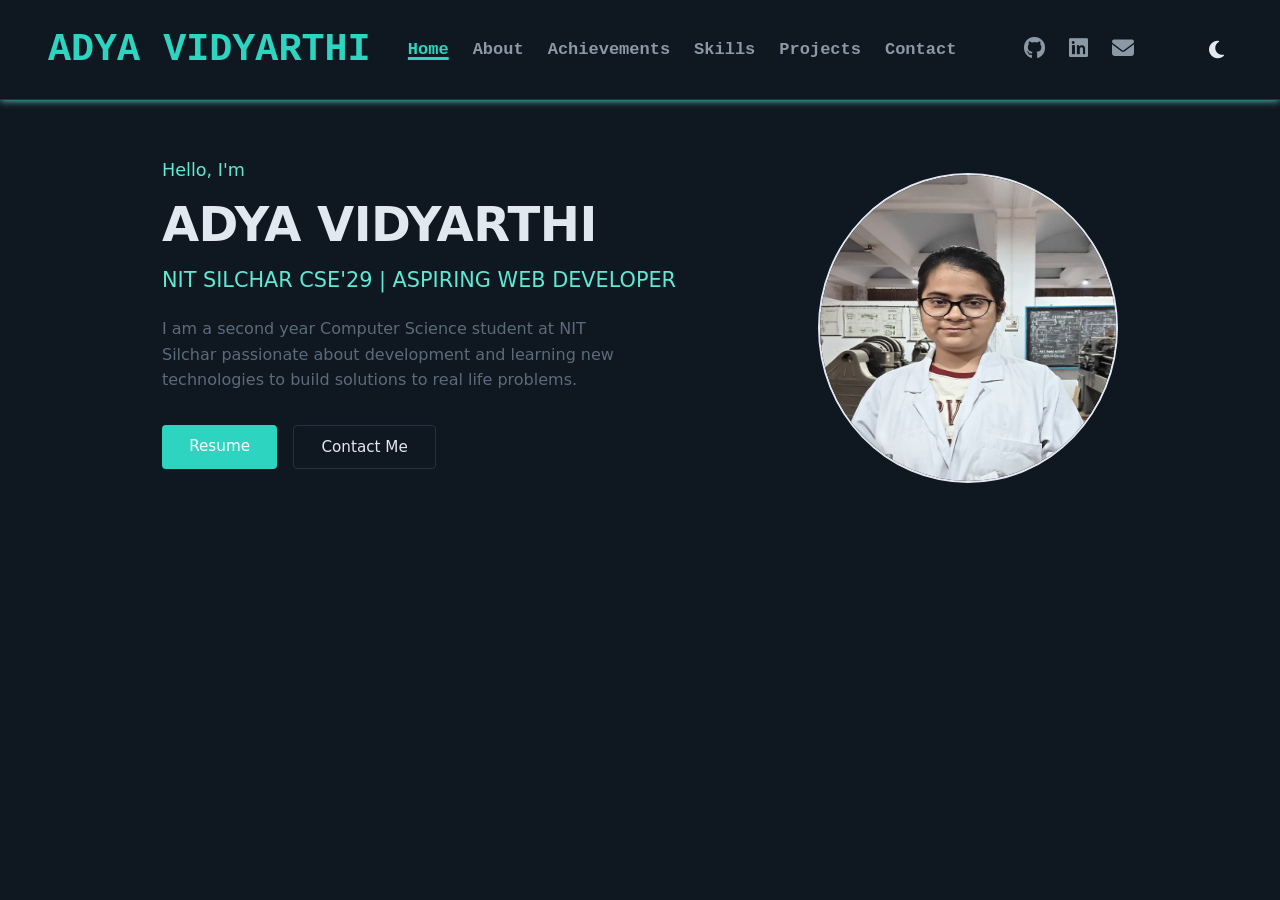
<file: index.html>
<!DOCTYPE html>
<html lang="en">
<head>
    <meta charset="UTF-8">
    <meta name="viewport" content="width=device-width, initial-scale=1.0">
    <title>Portfolio</title>
    <link rel="stylesheet" href="index.css">
      <link rel="stylesheet" href="https://cdnjs.cloudflare.com/ajax/libs/font-awesome/6.5.1/css/all.min.css">
    
<link rel="preconnect" href="https://fonts.googleapis.com">
<link rel="preconnect" href="https://fonts.gstatic.com" crossorigin>
   
</head>
<body>
     <nav class="navbar">
    <div class="logo">ADYA VIDYARTHI</div>

<button class="menu-toggle" id="menuToggle" aria-label="Toggle menu">
  <i class="fa-solid fa-bars"></i>
</button>
    <ul class="nav-links" id="navLinks">
      <li><a href="index.html">Home</a></li>
      <li><a href="about.html">About</a></li>
      <li><a href="achievements.html">Achievements</a></li>
      <li><a href="skills.html">Skills</a></li>
      <li><a href="projects.html">Projects</a></li>
      <li><a href="contact.html">Contact</a></li>
    </ul>

      
    <ul class="profile-list" id="profile-link">
      <li>
        <a href="https://github.com/AdyaVidyarthi" target="_blank" rel="noopener noreferrer">
    <i class="fa-brands fa-github"></i>
  </a>
      </li>
      <li>
        <a href="https://www.linkedin.com/in/adya-vidyarthi-377bb73bb/" target="_blank" rel="noopener noreferrer">
    <i class="fa-brands fa-linkedin"></i>
  </a>
      </li>
      <li>
        <a href="mailto:vidyarthiadya@gmail.com">
    <i class="fa-solid fa-envelope"></i>
  </a>
      </li>
    </ul>

     <button class="theme-toggle" id="themeToggle" aria-label="Toggle theme">
  <i class="fa-solid fa-moon" id="themeIcon"></i>
</button>
    </nav>

     <section class="hero-section">
    <div class="hero-container">
      <div class="hero-content">
        <span class="hero-greeting">Hello, I'm</span>
        <h1 class="hero-title">ADYA VIDYARTHI</h1>
        <h3 class="hero-subtitle">NIT SILCHAR CSE'29   |   ASPIRING WEB DEVELOPER</h3>
        <p class="hero-description">
         I am a second year Computer Science student at NIT Silchar passionate about development and learning new technologies to build solutions to real life problems.
        </p>
        
        
        <div class="hero-buttons">
          <a href="assets/resume.pdf" class="btn btn-primary">Resume</a>
          <a href="contact.html" class="btn btn-secondary">Contact Me</a>
        </div>
        
       
      </div>
         <div class="image">
          <img class="profile-img" src="assets/self.jpeg" alt="self-portrait">
         </div>
       

      </div>
    </section>
  
    <script src="portfolio.js"></script>
</body>
</html>
</file>
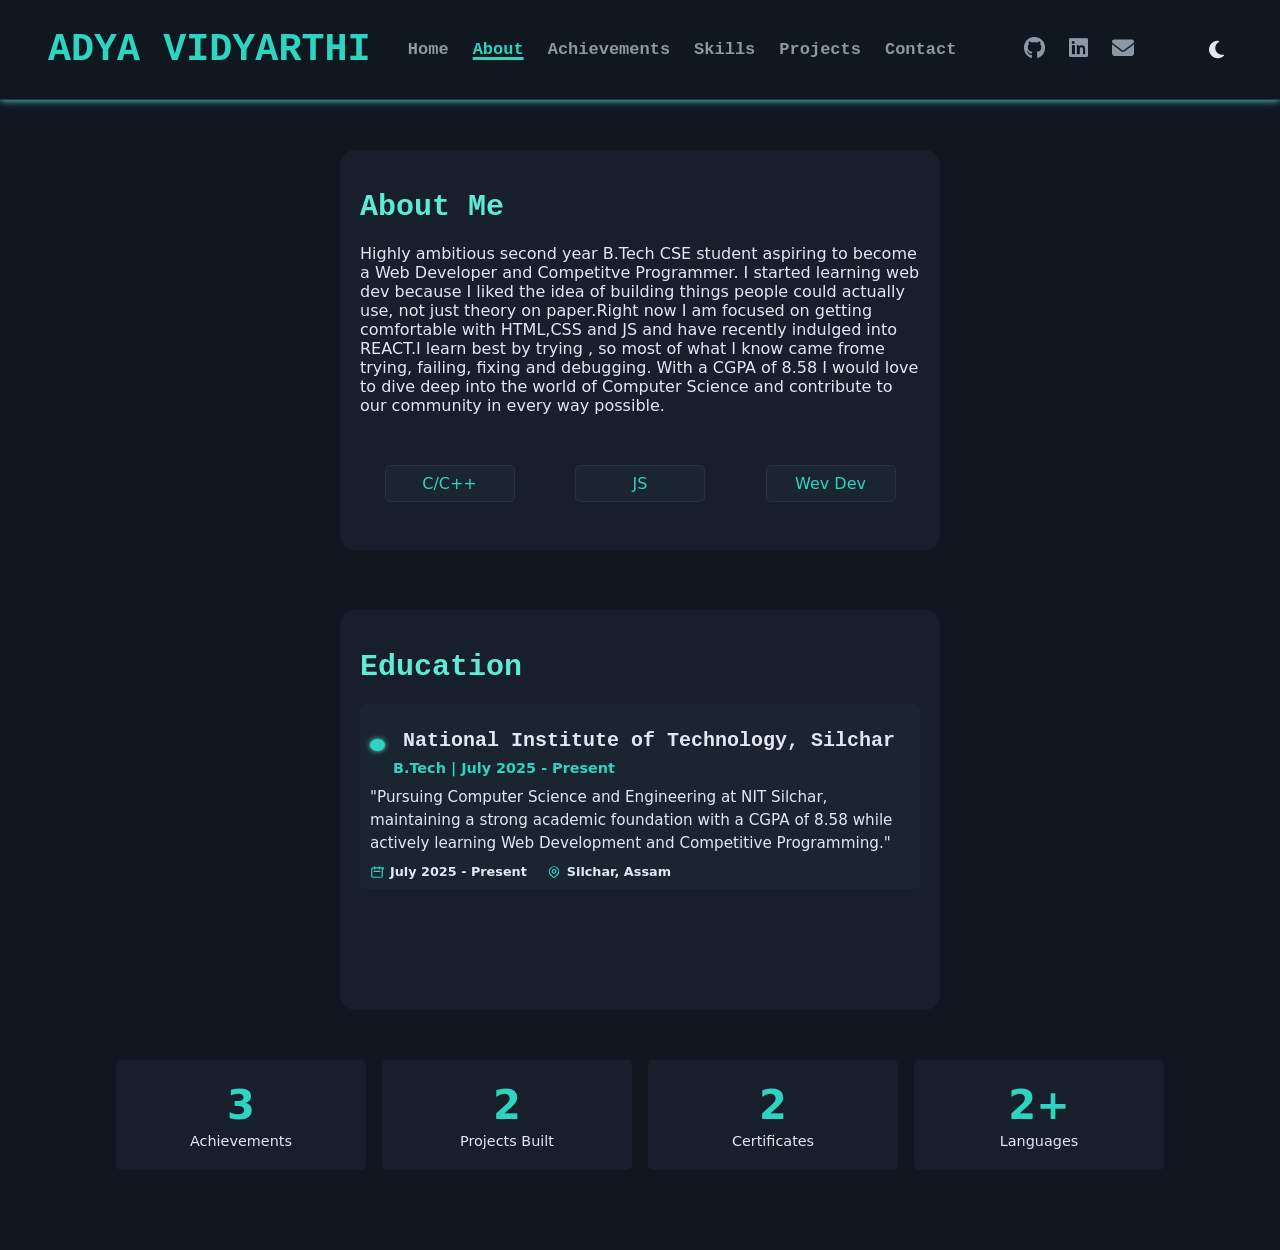
<file: about.html>
<!DOCTYPE html>
<html lang="en">
<head>
    <meta charset="UTF-8">
    <meta name="viewport" content="width=device-width, initial-scale=1.0">
    <title>Document</title>
     <link rel="stylesheet" href="https://cdnjs.cloudflare.com/ajax/libs/font-awesome/6.5.1/css/all.min.css">
    <link rel="stylesheet" href="about.css">
<link rel="preconnect" href="https://fonts.googleapis.com">
<link rel="preconnect" href="https://fonts.gstatic.com" crossorigin>
</head>
<body>
    <nav class="navbar">
    <div class="logo">ADYA VIDYARTHI</div>

<button class="menu-toggle" id="menuToggle" aria-label="Toggle menu">
  <i class="fa-solid fa-bars"></i>
</button>
    <ul class="nav-links" id="navLinks">
      <li><a href="index.html">Home</a></li>
      <li><a href="about.html">About</a></li>
        <li><a href="achievements.html">Achievements</a></li>
      <li><a href="skills.html">Skills</a></li>
      <li><a href="projects.html">Projects</a></li>
      <li><a href="contact.html">Contact</a></li>
    </ul>

      
    <ul class="profile-list" id="profile-link">
      <li>
        <a href="https://github.com/AdyaVidyarthi" target="_blank" rel="noopener noreferrer">
    <i class="fa-brands fa-github"></i>
  </a>
      </li>
      <li>
        <a href="https://www.linkedin.com/in/adya-vidyarthi-377bb73bb/" target="_blank" rel="noopener noreferrer">
    <i class="fa-brands fa-linkedin"></i>
  </a>
      </li>
      <li>
        <a href="mailto:vidyarthiadya@gmail.com">
    <i class="fa-solid fa-envelope"></i>
  </a>
      </li>
    </ul>

     <button class="theme-toggle" id="themeToggle" aria-label="Toggle theme">
  <i class="fa-solid fa-moon" id="themeIcon"></i>
</button>
    </nav>
  
    <section class="about-section">
      <div class="about-details">
        <div class="about-me">
          <div class="about-heading">About Me</div>
          <p>Highly ambitious second year B.Tech CSE student aspiring to become a Web Developer and Competitve Programmer.
            I started learning web dev because I liked the idea of building things people could actually use, not just theory on paper.Right now I am focused on getting comfortable with HTML,CSS and JS and have recently indulged into REACT.I learn best by trying , so most of what I know came frome trying, failing, fixing and debugging.
            With a CGPA of 8.58 I would love to dive deep into the world of Computer Science and contribute to our community in every way possible.
          </p>
        <div class="cards">
          <div class="tech-cards">C/C++</div>
          <div class="tech-cards">JS</div>
          <div class="tech-cards">Wev Dev</div>
          
        </div>
          

        </div>
        <div class="education">
        <div class="education-heading">
          Education
        </div>
        <div class="details">
          <div class="sub-heading">
            <div class="circle"></div>
            <div class="college">
              <div class="college-heading">
              National Institute of Technology, Silchar
              </div>
              <div class="college-details">
                B.Tech | July 2025 - Present
              </div>
            </div>
          </div>
          <div class="education-details">
            <p>"Pursuing Computer Science and Engineering at NIT Silchar, maintaining a strong academic foundation with a CGPA of 8.58 while actively learning Web Development and Competitive Programming."</p>
          </div>
        <div class="meta-row">
      <div class="meta-item">
        
        <svg class="meta-icon" fill="none" stroke="currentColor" viewBox="0 0 24 24">
          <path stroke-linecap="round" stroke-linejoin="round" stroke-width="2" d="M8 7V3m8 4V3m-9 8h10M5 21h14a2 2 0 002-2V7a2 2 0 002-2H5a2 2 0 00-2 2v12a2 2 0 002 2z"></path>
        </svg>
        <span>July 2025 - Present</span>
      </div>
      
      <div class="meta-item">
        
        <svg class="meta-icon" fill="none" stroke="currentColor" viewBox="0 0 24 24">
          <path stroke-linecap="round" stroke-linejoin="round" stroke-width="2" d="M17.657 16.657L13.414 20.9a1.998 1.998 0 01-2.827 0l-4.244-4.243a8 8 0 1111.314 0z"></path>
          <path stroke-linecap="round" stroke-linejoin="round" stroke-width="2" d="M15 11a3 3 0 11-6 0 3 3 0 016 0z"></path>
        </svg>
        <span>
          <a href="https://www.bing.com/ck/a?!&&p=5a1519b8bfada7eb60815696224b91cd471ce45e41ce62649a4d254762b8420bJmltdHM9MTc4MzIwOTYwMA&ptn=3&ver=2&hsh=4&fclid=398f6760-7dd3-651e-1b12-728d7c0664e4&u=[base64]">
          Silchar, Assam
        </a>
        </span>
      </div>
    </div>

        </div>
        </div>
      </div>
     <div class="details-card">
      <div class="number">
        <div class="number-head">
          3
        </div>
        <div class="number-detail">
          Achievements
        </div>
      </div>
      <div class="number">
         <div class="number-head">
          2
        </div>
        <div class="number-detail">
        Projects Built
        </div>
      </div>
      <div class="number">
         <div class="number-head">
          2
        </div>
        <div class="number-detail">
          Certificates
        </div>
      </div>
      <div class="number">
         <div class="number-head">
          2+
        </div>
        <div class="number-detail">
          Languages
        </div>
      </div>
     </div>


    </section>

<script src="portfolio.js"></script>
</body>
</html>
</file>
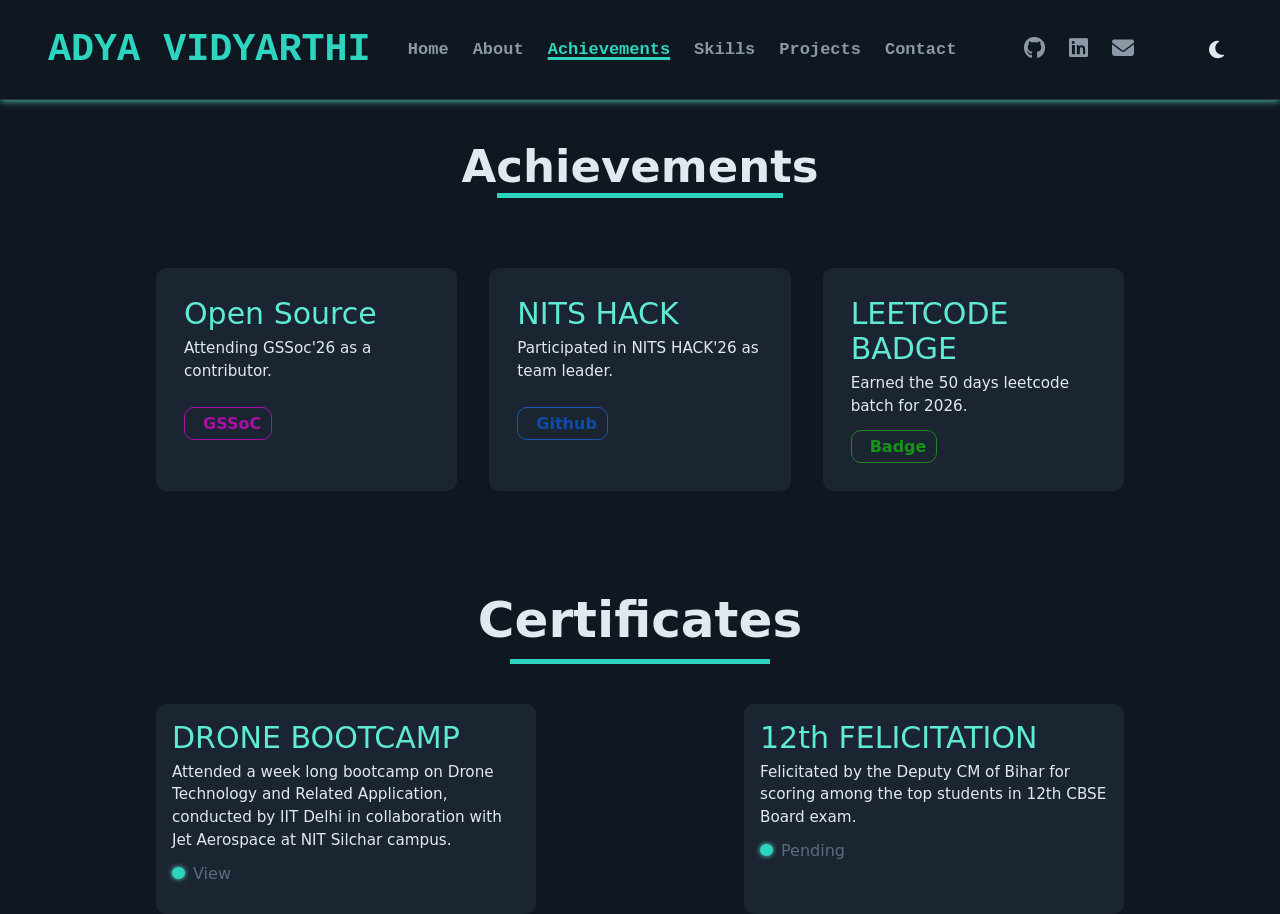
<file: achievements.html>
<!DOCTYPE html>
<html lang="en">
<head>
    <meta charset="UTF-8">
    <meta name="viewport" content="width=device-width, initial-scale=1.0">
    <title>Document</title>
     <link rel="stylesheet" href="https://cdnjs.cloudflare.com/ajax/libs/font-awesome/6.5.1/css/all.min.css">
    <link rel="stylesheet" href="achievements.css">
<link rel="preconnect" href="https://fonts.googleapis.com">
<link rel="preconnect" href="https://fonts.gstatic.com" crossorigin>
</head>
<body>
      <nav class="navbar">
    <div class="logo">ADYA VIDYARTHI</div>

<button class="menu-toggle" id="menuToggle" aria-label="Toggle menu">
  <i class="fa-solid fa-bars"></i>
</button>
    <ul class="nav-links" id="navLinks">
      <li><a href="index.html">Home</a></li>
      <li><a href="about.html">About</a></li>
        <li><a href="achievements.html">Achievements</a></li>
      <li><a href="skills.html">Skills</a></li>
      <li><a href="projects.html">Projects</a></li>
      <li><a href="contact.html">Contact</a></li>
    </ul>

      
    <ul class="profile-list" id="profile-link">
      <li>
        <a href="https://github.com/AdyaVidyarthi" target="_blank" rel="noopener noreferrer">
    <i class="fa-brands fa-github"></i>
  </a>
      </li>
      <li>
        <a href="https://www.linkedin.com/in/adya-vidyarthi-377bb73bb/" target="_blank" rel="noopener noreferrer">
    <i class="fa-brands fa-linkedin"></i>
  </a>
      </li>
      <li>
        <a href="mailto:vidyarthiadya@gmail.com">
    <i class="fa-solid fa-envelope"></i>
  </a>
      </li>
    </ul>

    <button class="theme-toggle" id="themeToggle" aria-label="Toggle theme">
  <i class="fa-solid fa-moon" id="themeIcon"></i>
</button>
    </nav>
    <section class="achievements"> 
      <div class="achievements-details">
   <div class="achievement-heading">
    <h1>Achievements</h1>
    <div class="divider1"></div>
   </div>
<div class="achieve-cards">
  <div class="card">
    <div class="card-heading">
      Open Source
    </div>
    <div class="detail">
      Attending GSSoc'26 as a contributor.
    </div>
    <div class="link1">
      <a class="linkone" href="https://gssoc.girlscript.org/profile/5731bff9-b6d8-4613-8cbe-147a902a493e">
      GSSoC
      </a>
    </div>
  </div>
  <div class="card">
     <div class="card-heading">
      NITS HACK
    </div>
    <div class="detail">
      Participated in NITS HACK'26 as team leader.
    </div>
    <div class="link2">
      <a class="linktwo" href="https://github.com/AdyaVidyarthi/Lost-Found-NITS">
      Github
      </a>
    </div>
  </div>
  <div class="card">
     <div class="card-heading">
      LEETCODE BADGE
    </div>
    <div class="detail">
      Earned the 50 days leetcode batch for 2026.
    </div>
    <div class="link3">
      <a class="linkthree" href="https://leetcode.com/medal/?showImg=0&id=10382036&isLevel=false">
      Badge
      </a>
    </div>
  </div>
  
</div>
</div>

<div class="certificates">
  <div class="certi-heading">
<h1>Certificates</h1>
<div class="divider2"></div>
  </div>
<div class="certi-details">
  <div class="certi-cards">

     <div class="card-heading">
      DRONE BOOTCAMP
    </div>
    <div class="detail">
      Attended a week long bootcamp on Drone Technology and Related Application, conducted by IIT Delhi in collaboration with Jet Aerospace at NIT Silchar campus. 
    </div>
  <div class="certi-links">
    <div class="circle"></div>
      <a class="cert1" href="assets/drone.jpeg">
      View
      </a>
    </div>
  
  </div>
  <div class="certi-cards">

     <div class="card-heading">
     12th FELICITATION
    </div>
    <div class="detail">
      Felicitated by the Deputy CM of Bihar for scoring among the top students in 12th CBSE Board exam.
    </div>
     <div class="certi-links2">
    <div class="circle"></div>
      <a class="cert1" href="#" onclick="return false">
      Pending
      </a>
    </div>
    
  
  </div>
</div>

</div>
   

   </section>
<script src="portfolio.js"></script>
    </body>
    </html>
</file>
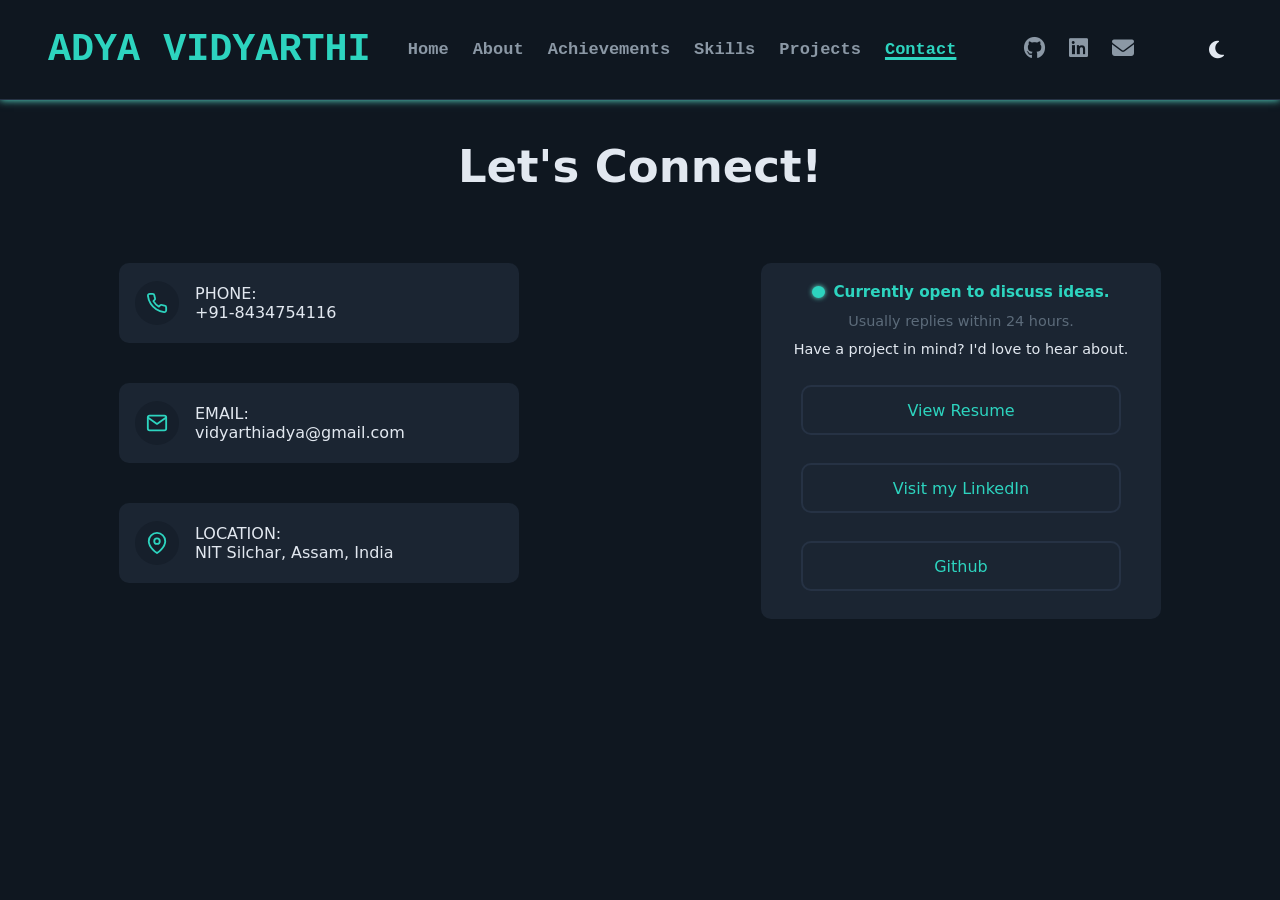
<file: contact.html>
<!DOCTYPE html>
<html lang="en">
<head>
    <meta charset="UTF-8">
    <meta name="viewport" content="width=device-width, initial-scale=1.0">
    <title>Document</title>
     <link rel="stylesheet" href="https://cdnjs.cloudflare.com/ajax/libs/font-awesome/6.5.1/css/all.min.css">
    <link rel="stylesheet" href="contact.css">
<link rel="preconnect" href="https://fonts.googleapis.com">
<link rel="preconnect" href="https://fonts.gstatic.com" crossorigin>
</head>
<body>
      <nav class="navbar">
    <div class="logo">ADYA VIDYARTHI</div>
<button class="menu-toggle" id="menuToggle" aria-label="Toggle menu">
  <i class="fa-solid fa-bars"></i>
</button>

    <ul class="nav-links" id="navLinks">
      <li><a href="index.html">Home</a></li>
      <li><a href="about.html">About</a></li>
        <li><a href="achievements.html">Achievements</a></li>
      <li><a href="skills.html">Skills</a></li>
      <li><a href="projects.html">Projects</a></li>
      <li><a href="contact.html">Contact</a></li>
    </ul>

      
    <ul class="profile-list"  id="profile-link">
      <li>
        <a href="https://github.com/AdyaVidyarthi" target="_blank" rel="noopener noreferrer">
    <i class="fa-brands fa-github"></i>
  </a>
      </li>
      <li>
        <a href="https://www.linkedin.com/in/adya-vidyarthi-377bb73bb/" target="_blank" rel="noopener noreferrer">
    <i class="fa-brands fa-linkedin"></i>
  </a>
      </li>
      <li>
        <a href="mailto:vidyarthiadya@gmail.com">
    <i class="fa-solid fa-envelope"></i>
  </a>
      </li>
    </ul>
     <button class="theme-toggle" id="themeToggle" aria-label="Toggle theme">
  <i class="fa-solid fa-moon" id="themeIcon"></i>
</button>
    </nav>
    <section class="contact-section">
<div class="heading-contact">
<h1 class="connect-title">Let's Connect!</h1>
</div>
<div class="contact-info">
<div class="left-contact">
   
<div class="infos"> 
  <div class="icon-circle">
  <svg viewBox="0 0 24 24">
          <path d="M22 16.92v3a2 2 0 0 1-2.18 2 19.79 19.79 0 0 1-8.63-3.07 19.5 19.5 0 0 1-6-6 19.79 19.79 0 0 1-3.07-8.67A2 2 0 0 1 4.11 2h3a2 2 0 0 1 2 1.72c.127.96.362 1.903.7 2.81a2 2 0 0 1-.45 2.11L8.09 9.91a16 16 0 0 0 6 6l1.27-1.27a2 2 0 0 1 2.11-.45c.907.338 1.85.573 2.81.7A2 2 0 0 1 22 16.92z"/>
        </svg>
        </div>
        <div class="details">
      PHONE: <br> +91-8434754116
      </div>
    
    </div>
<div class="infos">
  <div class="icon-circle"><svg viewBox="0 0 24 24">
          <path d="M4 4h16a2 2 0 0 1 2 2v12a2 2 0 0 1-2 2H4a2 2 0 0 1-2-2V6a2 2 0 0 1 2-2z"/>
          <path d="M22 6l-10 7L2 6"/>
        </svg>
        </div>
        <div class="details">
        EMAIL:  <br>vidyarthiadya@gmail.com</a></div>
        </div>
<div class="infos">
  <div class="icon-circle"><svg viewBox="0 0 24 24">
          <path d="M21 10c0 7-9 13-9 13s-9-6-9-13a9 9 0 0 1 18 0z"/>
          <circle cx="12" cy="10" r="3"/>
        </svg>
        </div>
        <div class="details">
        LOCATION: <br>NIT Silchar, Assam, India</div>
        </div>
        </div>

<div class="right-contact">
<div class="head">
  <div class="circle"></div>
  <div class="heading-right">Currently open to discuss ideas.</div>
</div>
<div class="para">
  Usually replies within 24 hours.
</div>
<div class="para2">
  Have a project in mind? I'd love to hear about.
</div>
<div class="profiles">
  <a href="assets/resume.pdf">View Resume</a>
</div>
<div class="profiles">
  <a href="https://www.linkedin.com/in/adya-vidyarthi-377bb73bb/">Visit my LinkedIn</a>
</div>
<div class="profiles">
  <a href="https://github.com/AdyaVidyarthi">Github</a>
</div>

</div>
</div>
</section>


<script src="portfolio.js"></script>
    </body>
</html>
</file>
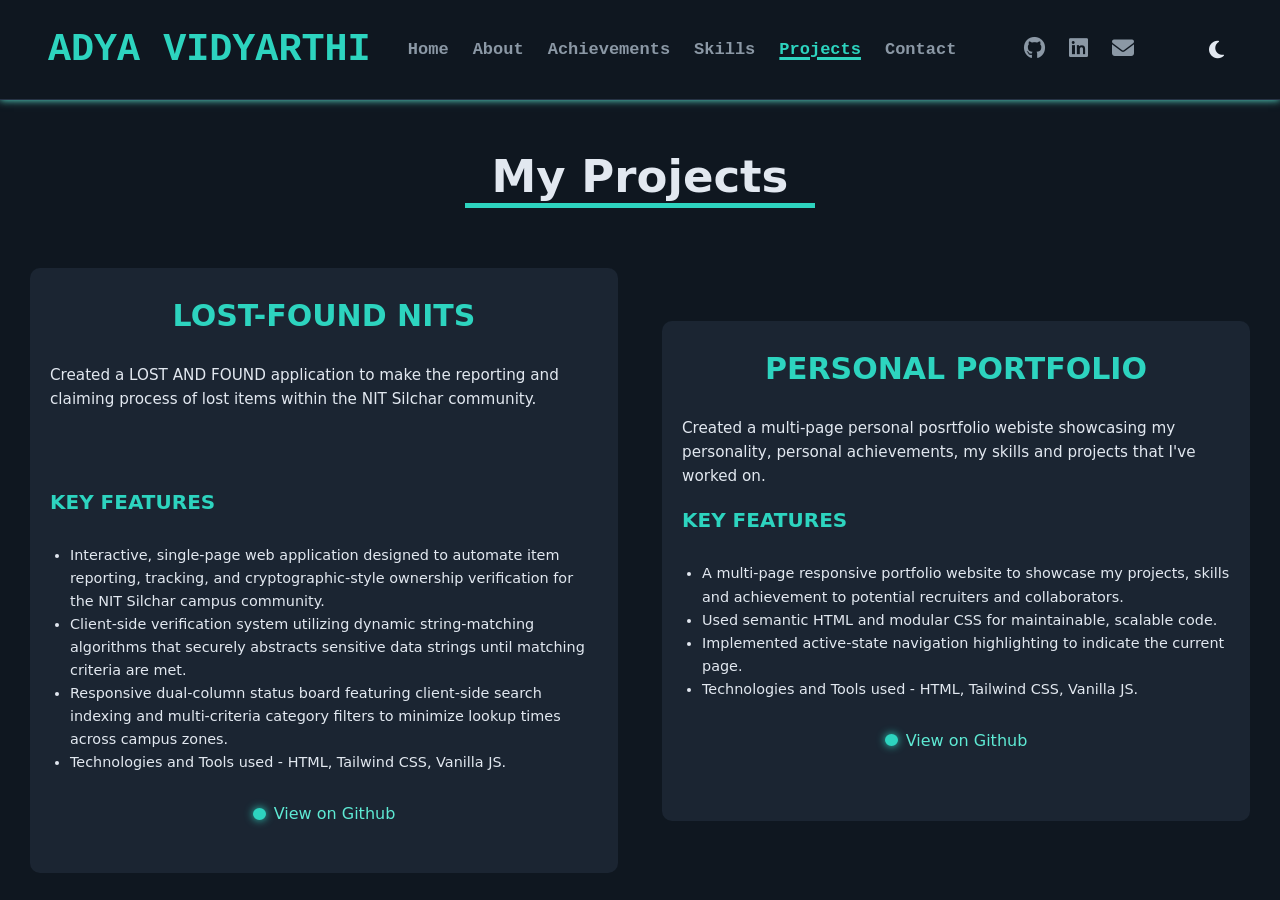
<file: projects.html>
<!DOCTYPE html>
<html lang="en">
<head>
    <meta charset="UTF-8">
    <meta name="viewport" content="width=device-width, initial-scale=1.0">
    <title>Document</title>
     <link rel="stylesheet" href="https://cdnjs.cloudflare.com/ajax/libs/font-awesome/6.5.1/css/all.min.css">
    <link rel="stylesheet" href="projects.css">
<link rel="preconnect" href="https://fonts.googleapis.com">
<link rel="preconnect" href="https://fonts.gstatic.com" crossorigin>
</head>
<body>
      <nav class="navbar">
    <div class="logo">ADYA VIDYARTHI</div>

<button class="menu-toggle" id="menuToggle" aria-label="Toggle menu">
  <i class="fa-solid fa-bars"></i>
</button>

    <ul class="nav-links" id="navLinks">
      <li><a href="index.html">Home</a></li>
      <li><a href="about.html">About</a></li>
        <li><a href="achievements.html">Achievements</a></li>
      <li><a href="skills.html">Skills</a></li>
      <li><a href="projects.html">Projects</a></li>
      <li><a href="contact.html">Contact</a></li>
    </ul>

      
    <ul class="profile-list" id="profile-link">
      <li>
        <a href="https://github.com/AdyaVidyarthi" target="_blank" rel="noopener noreferrer">
    <i class="fa-brands fa-github"></i>
  </a>
      </li>
      <li>
        <a href="https://www.linkedin.com/in/adya-vidyarthi-377bb73bb/" target="_blank" rel="noopener noreferrer">
    <i class="fa-brands fa-linkedin"></i>
  </a>
      </li>
      <li>
        <a href="mailto:vidyarthiadya@gmail.com">
    <i class="fa-solid fa-envelope"></i>
  </a>
      </li>
    </ul>

     <button class="theme-toggle" id="themeToggle" aria-label="Toggle theme">
  <i class="fa-solid fa-moon" id="themeIcon"></i>
</button>
    </nav>

<section class="project">
  <div class="my-projects">
   <div class="project-heading">
<h1>My Projects</h1>
<div class="divider"></div>
   </div>

   <div class="projects-card">
    <div class="card">
      <div class="card-heading">
       <h2>LOST-FOUND NITS</h2>
        </div>
       <div class="card-detail">
       
       <p class="para1"> Created a LOST AND FOUND application to make the reporting and claiming process of lost items within the NIT Silchar community.</p><br><br>
        <span class="features">KEY FEATURES</span>
        
          <ul>
          <li> Interactive, single-page web application designed to automate item reporting, tracking, and
cryptographic-style ownership verification for the NIT Silchar campus community.</li>
          <li> Client-side verification system utilizing dynamic string-matching algorithms that securely abstracts
sensitive data strings until matching criteria are met.</li>
          <li> Responsive dual-column status board featuring client-side search indexing and multi-criteria category
filters to minimize lookup times across campus zones.</li>
          <li>Technologies and Tools used - HTML, Tailwind CSS, Vanilla JS.</li>
        </ul>
         <div class="link"> 
          <div class="circle"></div>
        <a href="https://github.com/AdyaVidyarthi/Lost-Found-NITS">View on Github</a>
       </div>
       </div>
      

    </div>
    <div class="card">
            <div class="card-heading">
       <h2>PERSONAL PORTFOLIO</h2>
        </div>
       <div class="card-detail">
       
       <p class="para1">Created a multi-page personal posrtfolio webiste showcasing my personality, personal achievements, my skills and projects that I've worked on.</p>
        <span class="features">KEY FEATURES</span>
        
          <ul>
          <li> A multi-page responsive portfolio website to showcase my projects, skills and achievement to potential recruiters and collaborators.</li>
          <li> Used semantic HTML and modular CSS for maintainable, scalable code.</li>
          <li>Implemented active-state navigation highlighting to indicate the current page. </li>
          <li>Technologies and Tools used - HTML, Tailwind CSS, Vanilla JS.</li>
        </ul>
         <div class="link"> 
          <div class="circle"></div>
        <a href="https://github.com/AdyaVidyarthi/portfolio">View on Github</a>
       </div>
       </div>
    </div>
   </div>
   </div>
</section>    

    <script src="portfolio.js"></script>

    </body>
    </html>
</file>
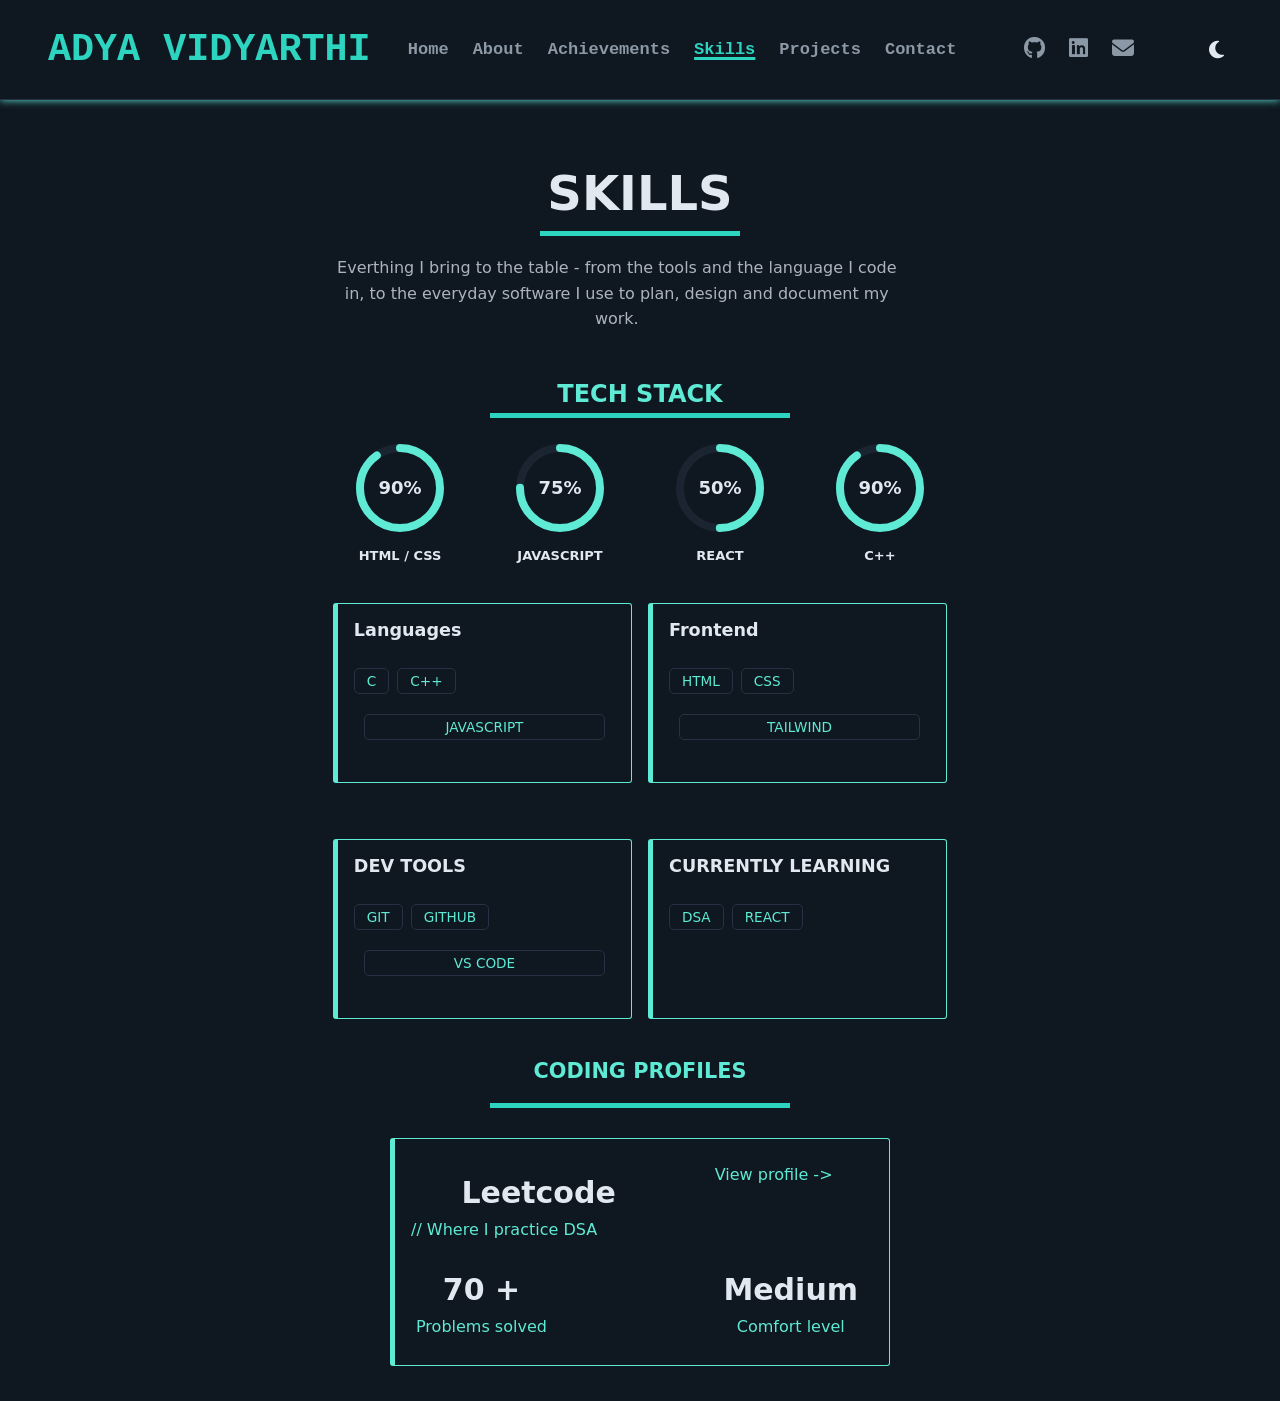
<file: skills.html>
<!DOCTYPE html>
<html lang="en">
<head>
    <meta charset="UTF-8">
    <meta name="viewport" content="width=device-width, initial-scale=1.0">
    <title>Document</title>
     <link rel="stylesheet" href="https://cdnjs.cloudflare.com/ajax/libs/font-awesome/6.5.1/css/all.min.css">
    <link rel="stylesheet" href="skills.css">
<link rel="preconnect" href="https://fonts.googleapis.com">
<link rel="preconnect" href="https://fonts.gstatic.com" crossorigin>
</head>
<body>
      <nav class="navbar">
    <div class="logo">ADYA VIDYARTHI</div>

<button class="menu-toggle" id="menuToggle" aria-label="Toggle menu">
  <i class="fa-solid fa-bars"></i>
</button>
    <ul class="nav-links" id="navLinks">
      <li><a href="index.html">Home</a></li>
      <li><a href="about.html">About</a></li>
        <li><a href="achievements.html">Achievements</a></li>
      <li><a href="skills.html">Skills</a></li>
      <li><a href="projects.html">Projects</a></li>
      <li><a href="contact.html">Contact</a></li>
    </ul>

      
    <ul class="profile-list" id="profile-link">
      <li>
        <a href="https://github.com/AdyaVidyarthi" target="_blank" rel="noopener noreferrer">
    <i class="fa-brands fa-github"></i>
  </a>
      </li>
      <li>
        <a href="https://www.linkedin.com/in/adya-vidyarthi-377bb73bb/" target="_blank" rel="noopener noreferrer">
    <i class="fa-brands fa-linkedin"></i>
  </a>
      </li>
      <li>
        <a href="mailto:vidyarthiadya@gmail.com">
    <i class="fa-solid fa-envelope"></i>
  </a>
      </li>
    </ul>

      <button class="theme-toggle" id="themeToggle" aria-label="Toggle theme">
  <i class="fa-solid fa-moon" id="themeIcon"></i>
</button>
    </nav>

    <section id="skills" class="skills-section">
    <div class="skills-container">
       
        <h2 class="skills-heading">SKILLS</h2>
        <div class="divider2"></div><br>
        <p class="para">
           Everthing I bring to the table - from the tools and the language I code in, to the everyday software I use to plan, design and document my work.
        </p>
        <h3 class="tech-heading">TECH STACK</h3>
    <div class="divider"></div>

       <div class="rings-row">
        <div class="ring-item">
            <svg width="100" height="100" viewBox="0 0 100 100">
                <circle class="ring-track" cx="50" cy="50" r="40"/>
          <circle class="ring-progress" style="--pct: 90" cx="50" cy="50" r="40"/>
          <text class="ring-text" x="50" y="56">90%</text>
        </svg>
        <div class="ring-label">HTML / CSS</div>
            
        </div>

         <div class="ring-item">
            <svg width="100" height="100" viewBox="0 0 100 100">
                <circle class="ring-track" cx="50" cy="50" r="40"/>
          <circle class="ring-progress" style="--pct: 75" cx="50" cy="50" r="40"/>
          <text class="ring-text" x="50" y="56">75%</text>
        </svg>
        <div class="ring-label">JAVASCRIPT</div>
            
        </div>

         <div class="ring-item">
            <svg width="100" height="100" viewBox="0 0 100 100">
                <circle class="ring-track" cx="50" cy="50" r="40"/>
          <circle class="ring-progress" style="--pct: 50" cx="50" cy="50" r="40"/>
          <text class="ring-text" x="50" y="56">50%</text>
        </svg>
        <div class="ring-label">REACT</div>
            
        </div>

         <div class="ring-item">
            <svg width="100" height="100" viewBox="0 0 100 100">
                <circle class="ring-track" cx="50" cy="50" r="40"/>
          <circle class="ring-progress" style="--pct: 90" cx="50" cy="50" r="40"/>
          <text class="ring-text" x="50" y="56">90%</text>
        </svg>
        <div class="ring-label">C++</div>
            
        </div>
        </div>

<div class="category-grid">
  <div class="category-item">
    <h2 class="card-head">
     
      Languages
    </h2>
    <p class="card-para">
      <div class="c">
      <div class="items">C</div>
      <div class="items">C++</div>
      </div>
      <div class="items">JAVASCRIPT</div>
    </p>
  </div>
  <div class="category-item">
    <h2 class="card-head">Frontend</h2>
    <p class="card-para">
        <div class="c">
      <div class="items">HTML</div>
      <div class="items">CSS</div>
      </div>
      <div class="items">TAILWIND</div>
    </p>
  </div>
  <div class="category-item">
     <h2 class="card-head">DEV TOOLS</h2>
    <p class="card-para">
        <div class="c">
      <div class="items">GIT</div>
      <div class="items">GITHUB</div>
      </div>
      <div class="items">VS CODE</div>
    </p>
  </div>
  <div class="category-item">
     <h2 class="card-head">CURRENTLY LEARNING</h2>
    <p class="card-para">
        <div class="c">
      <div class="items">DSA</div>
      <div class="items">REACT</div>
      </div>
     
    </p>
  </div>
</div> 


<h3 class="profiles">CODING PROFILES</h3>
<div class="divider"></div>
<div class="coding-profile">
<div class="leetcode">
  <div class="leetcode-docs">
<h3>Leetcode</h3>
<p>
  <a href="https://leetcode.com/u/alteredandroid69/">View profile -></a>
</p>
</div>

<p>// Where I practice DSA</p>


<div class="details">
  <div class="detail-items">
<h3>70 +</h3>
<p>Problems solved</p>
  </div>
   <div class="detail-items">
<h3>Medium</h3>
<p>Comfort level</p>
   </div>
</div>

</div>
</div>
</div>

</section>
<script src="portfolio.js"></script>
    
</body>
</html>
</file>
<file: index.css>
* {
    margin: 0;
    padding: 0;
    box-sizing: border-box;
}

:root {
  --bg-primary: #0f1720;
  --bg-secondary: #161f2b;
  --bg-elevated: #1b2532;
  --border-color: #263244;
  --text-primary: #e2e8f0;
  --text-secondary: #8b98a5;
  --text-muted: #5c6b7a;
  --accent: #5eead4;
  --accent-dark: #2dd4bf;
  --font-mono: 'Courier New', Courier, monospace;
  --font-body: 'Segoe UI', system-ui, sans-serif;
 
}

[data-theme="light"] {
  --bg-primary: #f5f7f9;
  --bg-secondary: #ffffff;
  --bg-elevated: #ffffff;
  --border-color: #dde3ea;
  --text-primary: #1c2733;
  --text-secondary: #55636f;
  --text-muted: #8a97a3;
  --accent: #0d9488;
  --accent-dark: #0f766e;
}
html {
  scroll-behavior: smooth;
}

body {
  background: var(--bg-primary);
  color: var(--text-primary);
  font-family: var(--font-body);
  transition: background var(--transition), color var(--transition);
  min-height: 100vh;
  display: flex;
  flex-direction: column;
}

.navbar {
    height: 100px;
  display: flex;
  align-items: center;
  justify-content: space-between;
  padding: 20px 48px;
  border-bottom: 1px solid var(--border-color);
  background: var(--bg-primary);
  position: sticky;
  top: 0;
  z-index: 100;
  transition: background var(--transition), border-color var(--transition);
  box-shadow: 0 0 8px var(--accent);
}

.logo {
    font-size: clamp(22px, 3vw, 40px);
  font-family: var(--font-mono);
  
  font-weight: 700;
  color: var(--accent-dark);
}

.nav-links {
  display: flex;
  gap: 24px;
  font-family: var(--font-mono);
  font-size: 17px;
  list-style: none;
  font-weight: 600;
  flex-wrap: wrap;
}

.nav-links a {
    text-decoration: none;
  color: var(--text-secondary);
  transition: all 0.3s ease;
  padding-bottom: 4px;
}
.nav-links a.active {
color: var(--accent-dark);
 text-decoration-line:underline;
 text-decoration-style:solid;
 text-decoration-color: var(--accent-dark);
 text-underline-offset: 3px;

 text-decoration-thickness: 3px;
}



.nav-links a:hover {
  color: var(--accent);
  text-decoration-style:solid;
  text-decoration-line: underline;
  text-decoration-color: var(--accent);
  text-decoration-thickness: 3px;
  text-underline-offset: 3px;
}




.profile-list {
    list-style: none;
     display: flex;
font-family: var(--font-mono);
gap: 1.5rem;
font-size: 14px;
margin: 0 30px;
}


.profile-list a {
    text-decoration: none;
     color: var(--text-secondary);
  transition: all 0.3s ease;
  padding-bottom: 4px;
    font-size: 22px;
}

.profile-list a:hover {
  color: var(--accent);
 text-decoration-color: var(--accent);

}
.hero-container {
  display: flex;
justify-content: space-evenly;
align-items: center;
width: 100%;
flex-wrap: wrap;
gap: 40px;
}

.hero-section {
  display: flex;
  margin: 20px;
  padding: 40px;
}

.hero-content {
  display: flex;
  flex-direction: column;
  justify-content: center;
}

.hero-greeting {
  color: var(--accent);
  font-size: 1.1rem;
  font-weight: 500;
  margin-bottom: 1rem;
}

.hero-title {
  color: var(--text-primary);
  font-size: clamp(1.8rem, 4vw, 3rem);
  font-weight: 700;
  letter-spacing: -0.5px;
  margin-bottom: 1rem;

}

.hero-subtitle {
  color: var(--accent);
  font-size: clamp(1rem, 2vw, 1.3rem);
  font-weight: 400;
  margin-bottom: 1.5rem;
}

.hero-description {
  color: var(--text-muted);
  font-size: 1rem;
  line-height: 1.6;
  max-width: 480px;
  margin-bottom: 2rem;
}


.hero-buttons {
  display: flex;
  gap: 1rem;
  margin-bottom: 2rem;
  flex-wrap: wrap;
}

.btn {
  padding: 0.75rem 1.7rem;
  font-size: 0.95rem;
  font-weight: 500;
  text-decoration: none;
  border-radius: 4px;
  transition: all 0.3s ease;
  text-align: center;
}

.btn-primary {
  background-color: var(--accent-dark);
  color: white;
}

.btn-primary:hover {
  opacity: 0.9;
   transform: translateY(-4px);

}

.btn-secondary {
  background-color: transparent;
  color: var(--text-primary);
  border: 1px solid var(--border-color);
}

.btn-secondary:hover {
  background-color: var(--accent-dark);
  border-color: var(--text-primary);
   transform: translateY(-4px);
  
}
.profile-img {
  height: 310px;
  width: 300px;
  border-radius: 50%;
 max-width: 100%;
  border: 2px solid var(--text-primary);
}

img {
  max-width: 100%;
  height: auto;
}
html,body {
  overflow-x: hidden;
}
.menu-toggle {
  display: none;
  background: none;
  border: none;
  color: var(--text-primary);
  font-size: 26px;
  cursor: pointer;
  z-index: 101;
}
.theme-toggle {
  background: none;
  border: none;
  color: var(--text-primary);
  font-size: 20px;
  cursor: pointer;
  padding: 8px;
  display: flex;
  align-items: center;
  justify-content: center;
  transition: all 0.3s ease;
}

.theme-toggle:hover {
  color: var(--accent);
  transform: scale(1.1);
}

.theme-toggle:focus-visible {
  outline: 2px solid var(--accent);
  outline-offset: 3px;
}



@media (max-width:768px) {
  .navbar { padding: 16px 20px; }
  .logo { font-size: 26px; }
  .menu-toggle { display: block; }

  .nav-links {
    position: absolute;
    top: 100px;
    left: 0;
    right: 0;
    background: var(--bg-primary);
    flex-direction: column;
    gap: 16px;
    padding: 20px;
    display: none;
    border-bottom: 1px solid var(--border-color);
    z-index: 99;
  }
  .nav-links.active { display: flex; }
  .profile-list.active {display: flex;
  }

  .profile-list {
    display: none;
  }
  

 
  .hero-section { margin: 10px; padding: 24px; }

  .hero-container {
    flex-direction: column-reverse;
    text-align: center;
    gap: 24px;
  }

  .hero-content { align-items: center; }

  .hero-buttons { justify-content: center; }

  .profile-img { width: 200px; height: 200px; }

 


 
}

@media (max-width:480px) {
   .logo { font-size: 22px; }

  .hero-title { font-size: 1.6rem; }
  .hero-subtitle { font-size: 0.95rem; }
  .hero-description { font-size: 0.9rem; }

  .hero-buttons {
    flex-direction: column;
    width: 100%;
  }
  .btn { width: 100%; }

  .profile-img { width: 150px; height: 150px; }

  .nav-links { font-size: 15px; }
}
</file>
<file: about.css>
* {
    margin: 0;
    padding: 0;
    box-sizing: border-box;
}

:root {
  --bg-primary: #0f1720;
  --bg-secondary: #161f2b;
  --bg-elevated: #1b2532;
  --border-color: #263244;
  --text-primary: #e2e8f0;
  --text-secondary: #8b98a5;
  --text-muted: #5c6b7a;
  --accent: #5eead4;
  --accent-dark: #2dd4bf;
  --font-mono: 'Courier New', Courier, monospace;
  --font-body: 'Segoe UI', system-ui, sans-serif;
 
}

[data-theme="light"] {
  --bg-primary: #f5f7f9;
  --bg-secondary: #ffffff;
  --bg-elevated: #ffffff;
  --border-color: #dde3ea;
  --text-primary: #1c2733;
  --text-secondary: #55636f;
  --text-muted: #8a97a3;
  --accent: #0d9488;
  --accent-dark: #0f766e;
}
html {
  scroll-behavior: smooth;
}

body {
  background: var(--bg-primary);
  color: var(--text-primary);
  font-family: var(--font-body);
  transition: background var(--transition), color var(--transition);
  min-height: 100vh;
  display: flex;
  flex-direction: column;
}

.navbar {
    height: 100px;
  display: flex;
  align-items: center;
  justify-content: space-between;
  padding: 20px 48px;
  border-bottom: 1px solid var(--border-color);
  background: var(--bg-primary);
  position: sticky;
  top: 0;
  z-index: 100;
  transition: background var(--transition), border-color var(--transition);
  box-shadow: 0 0 8px var(--accent);
}

.logo {
    font-size: clamp(22px, 3vw, 40px);
  font-family: var(--font-mono);
  
  font-weight: 700;
  color: var(--accent-dark);
}

.nav-links {
  display: flex;
  gap: 24px;
  font-family: var(--font-mono);
  font-size: 17px;
  list-style: none;
  font-weight: 600;
  flex-wrap: wrap;
}

.nav-links a {
    text-decoration: none;
  color: var(--text-secondary);
  transition: all 0.3s ease;
  padding-bottom: 4px;
}
.nav-links a.active {
color: var(--accent-dark);
 text-decoration-line:underline;
 text-decoration-style:solid;
 text-decoration-color: var(--accent-dark);
 text-underline-offset: 3px;

 text-decoration-thickness: 3px;
}



.nav-links a:hover {
  color: var(--accent);
  text-decoration-style:solid;
  text-decoration-line: underline;
  text-decoration-color: var(--accent);
  text-decoration-thickness: 3px;
  text-underline-offset: 3px;
}




.profile-list {
    list-style: none;
     display: flex;
font-family: var(--font-mono);
gap: 1.5rem;
font-size: 14px;
margin: 0 30px;
}


.profile-list a {
    text-decoration: none;
     color: var(--text-secondary);
  transition: all 0.3s ease;
  padding-bottom: 4px;
    font-size: 22px;
}

.profile-list a:hover {
  color: var(--accent);
 text-decoration-color: var(--accent);

}
.about-details {
  display: flex;
align-items: center;
justify-content: center;
gap: 40px;
flex-wrap: wrap;
}
.about-me {
  width: 100%;
 max-width: 600px;
   min-height: 400px;
  background-color: var(--bg-secondary);
  display: flex;
  flex-direction: column;
  border-radius: 15px;
  margin: 10px;
  padding: 20px;
 
}
.about-section {
  display: flex;
justify-content: center; 
flex-direction: column;
padding: 40px 20px;
}
.education {
  width: 100%;
   max-width: 600px;
  min-height: 400px;
  background-color: var(--bg-secondary);
  display: flex;
  flex-direction: column;
  border-radius: 15px;
  margin: 10px;
  padding: 20px;
   
  
}

.about-heading {
  font-size: clamp(1.4rem, 3vw, 30px);
  color: var(--accent);
  font-weight: 700;
  margin: 20px 0;
  font-family: var(--font-mono);
}
.cards {
  display: flex;
  justify-content: space-evenly;
  margin-top: 30px;
 flex-wrap: wrap;
 gap: 16px;
}
.tech-cards:hover {
  transform: translateY(-4px);
  box-shadow: 0 3px 8px var(--accent-dark);
}
.tech-cards {
font-weight: 500;
  width: 130px;
  color: var(--accent-dark);
  font-family: var(--font-body);
  background-color: var(--bg-elevated);
  border-radius: 5px;
  margin: 20px;
  padding: 8px;
   transition: all 0.3s ease;
   border: 1.5px solid var(--border-color);
text-align: center;
}


.details {
  background-color: var(--bg-elevated);
  width: 100%;
  border-radius: 5px;

  padding: 10px;
}
.education-heading {
   font-size: clamp(1.4rem, 3vw, 30px);
  color: var(--accent);
  font-weight: 700;
  margin: 20px 0;
  font-family: var(--font-mono);
}
.sub-heading {
  display: flex;
  align-items: center;
  flex-wrap: wrap;
  gap: 8px;
}
.circle {
  border-radius: 50%;
  background-color: var(--accent-dark);
  height: 12px;
  width: 15px;
  min-width: 12px;
  box-shadow: 0 0 5px var(--accent);
  flex-shrink: 0;
}
.college {
  display: flex;
  flex-direction: column;
}

.college-heading {
  color: var(--text-primary);
  font-family: var(--font-mono);
  font-size: clamp(16px, 2.5vw, 20px);
  margin: 10px;
  margin-bottom: 3px;
  padding: 5px 0;
  font-weight: 700;

}
.college-details {
  color: var(--accent-dark);
  margin-left: 0;
  font-weight: 600;
  font-size: 0.9rem;
}

.education-details p {
  margin: 10px 0;
  padding: 0;
  font-size: 0.95rem;
  line-height: 1.5;
}

.meta-row {
  display: flex;
  gap: 20px;
  flex-wrap: wrap;
}

.meta-item {
  display: flex;
  align-items: center;
  gap: 6px;
  color: var(--text-primary);
  font-size: 0.8rem;
  font-weight: 600;
  
}
.meta-item a {
  text-decoration: none;
  color: var(--text-primary);
}


.meta-icon {
  width: 14px;
  height: 14px;
  min-width: 14px;
  color: var(--accent-dark);
}

.details-card {
  display: flex;
  flex-wrap: wrap;
 justify-content: center;
 align-items: center;
 gap: 16px;
 margin: 40px 0;
}
.number {
   background-color: var(--bg-secondary);
  border-radius: 5px;
  width: 200px;
  flex: 1 1 200px;
  max-width: 250px;
  min-height: 110px;
  text-align: center;
  padding: 10px;
  justify-content: center;
display: flex;
flex-direction: column;
align-items: center;
transform: all 0.5s ease;
}
.number:hover {
  transform: translateY(-6px);
  box-shadow: 0 5px 10px var(--accent);
}

.number-head {
  margin: 5px;
  color: var(--accent-dark);
  font-family: var(--font-body);
  font-weight: 900;
  font-size: clamp(1.8rem, 4vw, 40px);
}
.number-detail {
  margin-bottom: 5px;
  font-size: 0.9rem;
}

html,body {
  overflow-x: hidden;
}
.menu-toggle {
  display: none;
  background: none;
  border: none;
  color: var(--text-primary);
  font-size: 26px;
  cursor: pointer;
  z-index: 101;
}

.theme-toggle {
  background: none;
  border: none;
  color: var(--text-primary);
  font-size: 20px;
  cursor: pointer;
  padding: 8px;
  display: flex;
  align-items: center;
  justify-content: center;
  transition: all 0.3s ease;
}

.theme-toggle:hover {
  color: var(--accent);
  transform: scale(1.1);
}

.theme-toggle:focus-visible {
  outline: 2px solid var(--accent);
  outline-offset: 3px;
}

@media (max-width:768px) {
  .navbar { padding: 16px 20px; }
  .logo { font-size: 26px; }
  .menu-toggle { display: block; }

  .nav-links {
    position: absolute;
    top: 100px;
    left: 0;
    right: 0;
    background: var(--bg-primary);
    flex-direction: column;
    gap: 16px;
    padding: 20px;
    display: none;
    border-bottom: 1px solid var(--border-color);
    z-index: 99;
  }
  .nav-links.active { display: flex; }
  .profile-list.active {display: flex;
  }

  .profile-list {
    display: none;
  }
   
  .about-section {
    padding: 24px 16px;
  }

  .about-details {
    flex-direction: column;
    align-items: center;
    justify-content: center;
    gap: 24px;
  }

  .about-me,
  .education {
    width: 100%;
    max-width: 500px;
    min-height: auto;
    margin: 0;
  }

  .about-heading,
  .education-heading {
    text-align: center; 
  }

  .cards {
    justify-content: center;
    gap: 10px; 
  }

  .tech-cards {
    width: 45%;
    flex: 1 1 45%;
  }

  .sub-heading {
    justify-content: center;
    text-align: center;
  }

  .college-details,
  .education-details p {
    text-align: center; 
  }

  .meta-row {
    flex-direction: column; 
    align-items: center;
    gap: 10px;
  }

  .details-card {
    margin: 24px 0; 
    gap: 12px;
  }

  .number {
    flex: 1 1 45%; 
    max-width: 45%;
    min-height: 100px;
  }
}

 


  @media (max-width:480px) {
   .logo { font-size: 22px; }
    .nav-links { font-size: 15px; }
     .tech-cards {
    flex: 1 1 100%;
    max-width: 100%;
  }

  .number {
    flex: 1 1 100%; 
    max-width: 100%;
  }

  .meta-item {
    font-size: 0.75rem;
  }

  .about-me,
  .education {
    padding: 16px; 
  }
}
</file>
<file: achievements.css>
* {
    margin: 0;
    padding: 0;
    box-sizing: border-box;
}

:root {
  --bg-primary: #0f1720;
  --bg-secondary: #161f2b;
  --bg-elevated: #1b2532;
  --border-color: #263244;
  --text-primary: #e2e8f0;
  --text-secondary: #8b98a5;
  --text-muted: #5c6b7a;
  --accent: #5eead4;
  --accent-dark: #2dd4bf;
  --font-mono: 'Courier New', Courier, monospace;
  --font-body: 'Segoe UI', system-ui, sans-serif;
 
}

[data-theme="light"] {
  --bg-primary: #f5f7f9;
  --bg-secondary: #ffffff;
  --bg-elevated: #ffffff;
  --border-color: #dde3ea;
  --text-primary: #1c2733;
  --text-secondary: #55636f;
  --text-muted: #8a97a3;
  --accent: #0d9488;
  --accent-dark: #0f766e;
}
html {
  scroll-behavior: smooth;
}

body {
  background: var(--bg-primary);
  color: var(--text-primary);
  font-family: var(--font-body);
  transition: background var(--transition), color var(--transition);
  min-height: 100vh;
  display: flex;
  flex-direction: column;
}

.navbar {
    height: 100px;
  display: flex;
  align-items: center;
  justify-content: space-between;
  padding: 20px 48px;
  border-bottom: 1px solid var(--border-color);
  background: var(--bg-primary);
  position: sticky;
  top: 0;
  z-index: 100;
  transition: background var(--transition), border-color var(--transition);
  box-shadow: 0 0 8px var(--accent);
}

.logo {
    font-size: clamp(22px, 3vw, 40px);
  font-family: var(--font-mono);
  
  font-weight: 700;
  color: var(--accent-dark);
}

.nav-links {
  display: flex;
  gap: 24px;
  font-family: var(--font-mono);
  font-size: 17px;
  list-style: none;
  font-weight: 600;
  flex-wrap: wrap;
}

.nav-links a {
    text-decoration: none;
  color: var(--text-secondary);
  transition: all 0.3s ease;
  padding-bottom: 4px;
}
.nav-links a.active {
color: var(--accent-dark);
 text-decoration-line:underline;
 text-decoration-style:solid;
 text-decoration-color: var(--accent-dark);
 text-underline-offset: 3px;

 text-decoration-thickness: 3px;
}



.nav-links a:hover {
  color: var(--accent);
  text-decoration-style:solid;
  text-decoration-line: underline;
  text-decoration-color: var(--accent);
  text-decoration-thickness: 3px;
  text-underline-offset: 3px;
}




.profile-list {
    list-style: none;
     display: flex;
font-family: var(--font-mono);
gap: 1.5rem;
font-size: 14px;
margin: 0 30px;
}


.profile-list a {
    text-decoration: none;
     color: var(--text-secondary);
  transition: all 0.3s ease;
  padding-bottom: 4px;
    font-size: 22px;
}

.profile-list a:hover {
  color: var(--accent);
 text-decoration-color: var(--accent);

}
.achievement-heading {
  color: var(--text-primary);
 margin: 40px 0 10px;
  font-size: clamp(1.8rem,5vw,30px);
  text-align: center;
  
}
.achievements {
  display: flex;
  flex-direction: column;
  justify-content: center;
  align-items: center;
  
}
.achievements-details {
  width: 100%;
  max-width: 1000px;
  display: flex;
  flex-direction: column;
  align-items: center;
  padding: 0 16px;

}
.divider1 {
  width: min(400px,80%);
  height: 5px;
  background-color: var(--accent-dark);
  margin: 0 auto 20px;
}

.card {
  background-color: var(--bg-elevated);
  width: 100%;
  min-height: 150px;
  border-radius: 10px;
  padding: 28px;
}

.achieve-cards {
  display: grid;
  grid-template-columns: repeat(3,minmax(220px,1fr));
  gap: 32px;
  width: 100%;
  margin: 40px 0;
}
.card-heading {
  margin: 0 0 6px;
  padding: 0;
  color: var(--accent);
  font-size: clamp(1.2rem,3vw,30px);
  font-weight: 500;
}
.detail {
  margin: 0 0 12px;
  padding: 0;
  color: var(--text-primary);
  font-size: 0.95rem;
  line-height: 1.5;
}
.link1 {
  border:solid 0.8px rgb(168, 16, 168);
  border-radius: 10px;
  padding: 6px 10px;
  width: fit-content;
  display: inline-block;
  margin: 12px 0 0;
   transition: all ease 0.3s;
  }

.link1:hover {
  transform: translateY(-2px);
  box-shadow: 0 0 4px rgb(207, 81, 207);
}

.linkone {
 color: rgb(168, 16, 168);
  font-weight: 650;
  text-decoration: none;
  margin-left: 8px;
}
.linktwo {
   font-weight: 650;
  text-decoration: none;
  margin-left: 8px;
  color: rgb(13, 76, 172);
}
.link2:hover {
transform: translateY(-2px);
  box-shadow: 0 0 4px rgb(46, 46, 253);
}
.link2 {
   border:solid 0.8px rgb(23, 89, 181);
  border-radius: 10px;
  padding: 6px 10px;
  width: fit-content;
  display: inline-block;
  margin: 12px 0 0;
  transition: all ease 0.3s;
}
.link3 {
    border:solid 0.8px rgb(34, 131, 34);
  border-radius: 10px;
  padding: 6px 10px;
  width: fit-content;
  display: inline block;
  margin: 12px 0 0;
  transition: all 0.3s ease;
}

.linkthree {
  font-weight: 650;
  text-decoration: none;
  margin-left: 8px;
  color: rgb(22, 148, 22);
}
.link3:hover {
  transform: translateY(-2px);
  box-shadow: 0 0 4px rgb(36, 137, 36);
}

.certificates {
  display: flex;
  flex-direction: column;
  justify-content: center;
  align-items: center;
  width: 100%;
  max-width: 1000px;
  margin: 0 auto;
  padding: 0 16px;
}
.certi-heading h1 {
   color: var(--text-primary);
   font-size: clamp(1.8rem,5vw,50px);
  margin: 60px 0 10px;
  text-align: center;
}
.divider2 {
   width:min(350px,80%);
  height: 5px;
  background-color: var(--accent-dark);
margin: 0 auto 20px;
}
.certi-details {
  display: flex;
  flex-wrap: wrap;
  justify-content: space-between;
 gap: 20px;
 width: 100%;
 margin-top: 20px;

}
.certi-cards {
  margin: 0;
  padding: 16px;
  border-radius: 10px;
  background-color: var(--bg-elevated);
   width: 100%;
   max-width: 380px;
   min-height: 210px;
}
.certi-links {
  display: flex;
  align-items: center;
  gap: 8px;
  margin-top: 12px;

}
.circle {
  border-radius: 50%;
  background-color: var(--accent-dark);
  height: 12px;
  width: 13px;
  min-width: 12px;
  box-shadow: 0 0 5px var(--accent);
  flex-shrink: 0;
}
.cert1 {
  text-decoration: none;
  color: var(--text-muted);
}
.certi-links2{
  display: flex;
  align-items: center;
  gap: 8px;
  margin-top: 12px;
}
.certi-links2 a {
  cursor: not-allowed;
}

html,body {
  overflow-x: hidden;
}
.menu-toggle {
  display: none;
  background: none;
  border: none;
  color: var(--text-primary);
  font-size: 26px;
  cursor: pointer;
  z-index: 101;
}

.theme-toggle {
  background: none;
  border: none;
  color: var(--text-primary);
  font-size: 20px;
  cursor: pointer;
  padding: 8px;
  display: flex;
  align-items: center;
  justify-content: center;
  transition: all 0.3s ease;
}

.theme-toggle:hover {
  color: var(--accent);
  transform: scale(1.1);
}

.theme-toggle:focus-visible {
  outline: 2px solid var(--accent);
  outline-offset: 3px;
}

@media (max-width:768px) {
  .navbar { padding: 16px 20px; }
  .logo { font-size: 26px; }
  .menu-toggle { display: block; }

  .nav-links {
    position: absolute;
    top: 100px;
    left: 0;
    right: 0;
    background: var(--bg-primary);
    flex-direction: column;
    gap: 16px;
    padding: 20px;
    display: none;
    border-bottom: 1px solid var(--border-color);
    z-index: 99;
  }
  .nav-links.active { display: flex; }
  .profile-list.active {display: flex;
  }

  .profile-list {
    display: none;
  }

    .achievement-heading {
    margin: 24px 0 10px;
  }

  .achieve-cards {
    grid-template-columns: 1fr;
    gap: 16px;
  }

  .card {
    
    padding: 14px;
  }

  .certi-heading h1 {
    margin: 40px 0 10px;
  }

  .certi-details {
    gap: 16px;
    margin-top: 10px;
  }

  .certi-cards {
    max-width: 100%;
    min-height: auto;
    padding: 14px;
  }

 
}

  @media (max-width:480px) {
   .logo { font-size: 22px; }
    .nav-links { font-size: 15px; }
     .achievement-heading {
    font-size: 1.5rem;
  }

  .card-heading {
    font-size: 1.1rem;
  }

  .link1, .link2, .link3 {
    padding: 6px 8px;
  }
}
</file>
<file: contact.css>
* {
    margin: 0;
    padding: 0;
    box-sizing: border-box;
}

:root {
  --bg-primary: #0f1720;
  --bg-secondary: #161f2b;
  --bg-elevated: #1b2532;
  --border-color: #263244;
  --text-primary: #e2e8f0;
  --text-secondary: #8b98a5;
  --text-muted: #5c6b7a;
  --accent: #5eead4;
  --accent-dark: #2dd4bf;
  --font-mono: 'Courier New', Courier, monospace;
  --font-body: 'Segoe UI', system-ui, sans-serif;
 
}

[data-theme="light"] {
  --bg-primary: #f5f7f9;
  --bg-secondary: #ffffff;
  --bg-elevated: #ffffff;
  --border-color: #dde3ea;
  --text-primary: #1c2733;
  --text-secondary: #55636f;
  --text-muted: #8a97a3;
  --accent: #0d9488;
  --accent-dark: #0f766e;
}
html {
  scroll-behavior: smooth;
}

body {
  background: var(--bg-primary);
  color: var(--text-primary);
  font-family: var(--font-body);
  transition: background var(--transition), color var(--transition);
  min-height: 100vh;
  display: flex;
  flex-direction: column;
}

.navbar {
    height: 100px;
  display: flex;
  align-items: center;
  justify-content: space-between;
  padding: 20px 48px;
  border-bottom: 1px solid var(--border-color);
  background: var(--bg-primary);
  position: sticky;
  top: 0;
  z-index: 100;
  transition: background var(--transition), border-color var(--transition);
  box-shadow: 0 0 8px var(--accent);
}

.logo {
    font-size: clamp(22px, 3vw, 40px);
  font-family: var(--font-mono);
  
  font-weight: 700;
  color: var(--accent-dark);
}

.nav-links {
  display: flex;
  gap: 24px;
  font-family: var(--font-mono);
  font-size: 17px;
  list-style: none;
  font-weight: 600;
  flex-wrap: wrap;
}

.nav-links a {
    text-decoration: none;
  color: var(--text-secondary);
  transition: all 0.3s ease;
  padding-bottom: 4px;
}
.nav-links a.active {
color: var(--accent-dark);
 text-decoration-line:underline;
 text-decoration-style:solid;
 text-decoration-color: var(--accent-dark);
 text-underline-offset: 3px;

 text-decoration-thickness: 3px;
}



.nav-links a:hover {
  color: var(--accent);
  text-decoration-style:solid;
  text-decoration-line: underline;
  text-decoration-color: var(--accent);
  text-decoration-thickness: 3px;
  text-underline-offset: 3px;
}




.profile-list {
    list-style: none;
     display: flex;
font-family: var(--font-mono);
gap: 1.5rem;
font-size: 14px;
margin: 0 30px;
}


.profile-list a {
    text-decoration: none;
     color: var(--text-secondary);
  transition: all 0.3s ease;
  padding-bottom: 4px;
    font-size: 22px;
}

.profile-list a:hover {
  color: var(--accent);
 text-decoration-color: var(--accent);

}
.heading-contact {
 display: flex;
 color: var(--text-primary);
 font-size: clamp(1.6rem,4vw,30px);
 justify-content: center;
 align-items: center;
margin: 40px 0;
}


.contact-info {
    display: flex;
    flex-direction: row;
    justify-content: space-around;
    flex-wrap: wrap;
    gap: 24px;
    margin-top: 15px;
    padding: 10px;
}

.left-contact {
  display: flex;
  flex-direction: column;
  align-items: center;
  flex: 0 1 400px;
}
.contact {
    color: var(--accent-dark);
    margin: 10px 0;
    text-align: center;
}
.infos {
    margin: 20px 0;
    padding: 10px 16px;
  
    min-height: 80px;
    border-radius: 10px;
    width: 100%;
    max-width: 400px;
    display: flex;
   transition: all ease 0.3s;
    align-items: center;
    color: var(--text-primary);
    background-color: var(--bg-elevated);
}


.infos:hover {
    transform: translateY(-6px);
  box-shadow: 0 3px 8px var(--accent-dark);
}



.icon-circle svg {
    width: 22px;
    height: 22px;
    fill: none;
    stroke: var(--accent-dark);
    stroke-width: 2;
    stroke-linecap: round;
    stroke-linejoin: round;
  }
.icon-circle {
    flex-shrink: 0;
    width: 44px;
    height: 44px;
    border-radius: 50%;
    background: var(--bg-secondary);
    display: flex;
    align-items: center;
    justify-content: center;
   
  }
  .details {
  margin: 0 0 0 16px;
  }

  .right-contact {
     margin: 20px 0;
    padding: 20px;
  width: 100%;
    min-height: 300px;
    border-radius: 10px;
    max-width: 400px;
    flex: 0 1 400px;
    display: flex;
   flex-direction: column;
    align-items: center;
    justify-content: flex-start;
    gap: 12px;
    color: var(--text-primary);
    background-color: var(--bg-elevated);
  }
  .head {
    display: flex;
    align-items: center;
    gap: 8px;
    margin-bottom: 0;
    text-align: center;
  }
  .circle {
     border-radius: 50%;
  background-color: var(--accent-dark);
  height: 12px;
  width: 13px;
  min-width: 12px;
  box-shadow: 0 0 5px var(--accent);
  flex-shrink: 0;
  }
  .heading-right {
    color: var(--accent-dark);
    font-size: 0.95rem;
    margin:0;
    font-weight: 700;
  }
  .para {
    color: var(--text-muted);
    margin: 0;
    text-align: center;
    font-size: 0.9rem;

  }
  .para2 {
    margin: 0 0 8px;
    text-align: center;
    font-size: 0.9rem;
  }
  .profiles {
    border: 2px solid var(--border-color);
    border-radius: 10px;
    width: 100%;
    max-width: 320px;
    min-height: 50px;
    display: flex;
    justify-content: center;
    align-items: center;
    margin: 8px 0;
    transition: all ease 0.3s;
  }
  .profiles:hover {
    transform: translateY(-3px);
    
  }
  .profiles a {
    text-decoration: none;
    color: var(--accent-dark);
    padding: 8px 16px;
  }

  html,body {
  overflow-x: hidden;
}
.menu-toggle {
  display: none;
  background: none;
  border: none;
  color: var(--text-primary);
  font-size: 26px;
  cursor: pointer;
  z-index: 101;
}

.theme-toggle {
  background: none;
  border: none;
  color: var(--text-primary);
  font-size: 20px;
  cursor: pointer;
  padding: 8px;
  display: flex;
  align-items: center;
  justify-content: center;
  transition: all 0.3s ease;
}

.theme-toggle:hover {
  color: var(--accent);
  transform: scale(1.1);
}

.theme-toggle:focus-visible {
  outline: 2px solid var(--accent);
  outline-offset: 3px;
}



@media (max-width:768px) {
  .navbar { padding: 16px 20px; }
  .logo { font-size: 26px; }
  .menu-toggle { display: block; }

  .nav-links {
    position: absolute;
    top: 100px;
    left: 0;
    right: 0;
    background: var(--bg-primary);
    flex-direction: column;
    gap: 16px;
    padding: 20px;
    display: none;
    border-bottom: 1px solid var(--border-color);
    z-index: 99;
  }
  .nav-links.active { display: flex; }
  .profile-list.active {display: flex;
  }

  .profile-list {
    display: none;
  }

.contact-info {
    flex-direction: column;
    align-items: center;
    gap: 20px;
  }

  .left-contact,
  .right-contact {
    width: 100%;
    max-width: 400px;
    flex: none;
  }

  .infos {
    max-width: 100%;
  }

  .profiles {
    max-width: 100%;
  }


}

@media (max-width:480px) {
   .logo { font-size: 22px; }
     .nav-links { font-size: 15px; }
     .heading-contact {
    font-size: 1.5rem;
  }

  .infos {
    padding: 10px;
  }

  .details {
    margin-left: 10px;
    font-size: 0.9rem;
  }

  .right-contact {
    padding: 16px;
  }
}
</file>
<file: projects.css>
* {
    margin: 0;
    padding: 0;
    box-sizing: border-box;
}

:root {
  --bg-primary: #0f1720;
  --bg-secondary: #161f2b;
  --bg-elevated: #1b2532;
  --border-color: #263244;
  --text-primary: #e2e8f0;
  --text-secondary: #8b98a5;
  --text-muted: #5c6b7a;
  --accent: #5eead4;
  --accent-dark: #2dd4bf;
  --font-mono: 'Courier New', Courier, monospace;
  --font-body: 'Segoe UI', system-ui, sans-serif;
 
}

[data-theme="light"] {
  --bg-primary: #f5f7f9;
  --bg-secondary: #ffffff;
  --bg-elevated: #ffffff;
  --border-color: #dde3ea;
  --text-primary: #1c2733;
  --text-secondary: #55636f;
  --text-muted: #8a97a3;
  --accent: #0d9488;
  --accent-dark: #0f766e;
}
html {
  scroll-behavior: smooth;
}

body {
  background: var(--bg-primary);
  color: var(--text-primary);
  font-family: var(--font-body);
  transition: background var(--transition), color var(--transition);
  min-height: 100vh;
  display: flex;
  flex-direction: column;
}

.navbar {
    height: 100px;
  display: flex;
  align-items: center;
  justify-content: space-between;
  padding: 20px 48px;
  border-bottom: 1px solid var(--border-color);
  background: var(--bg-primary);
  position: sticky;
  top: 0;
  z-index: 100;
  transition: background var(--transition), border-color var(--transition);
  box-shadow: 0 0 8px var(--accent);
}

.logo {
    font-size: clamp(22px, 3vw, 40px);
  font-family: var(--font-mono);
  
  font-weight: 700;
  color: var(--accent-dark);
}

.nav-links {
  display: flex;
  gap: 24px;
  font-family: var(--font-mono);
  font-size: 17px;
  list-style: none;
  font-weight: 600;
  flex-wrap: wrap;
}

.nav-links a {
    text-decoration: none;
  color: var(--text-secondary);
  transition: all 0.3s ease;
  padding-bottom: 4px;
}
.nav-links a.active {
color: var(--accent-dark);
 text-decoration-line:underline;
 text-decoration-style:solid;
 text-decoration-color: var(--accent-dark);
 text-underline-offset: 3px;

 text-decoration-thickness: 3px;
}



.nav-links a:hover {
  color: var(--accent);
  text-decoration-style:solid;
  text-decoration-line: underline;
  text-decoration-color: var(--accent);
  text-decoration-thickness: 3px;
  text-underline-offset: 3px;
}




.profile-list {
    list-style: none;
     display: flex;
font-family: var(--font-mono);
gap: 1.5rem;
font-size: 14px;
margin: 0 30px;
}


.profile-list a {
    text-decoration: none;
     color: var(--text-secondary);
  transition: all 0.3s ease;
  padding-bottom: 4px;
    font-size: 22px;
}

.profile-list a:hover {
  color: var(--accent);
 text-decoration-color: var(--accent);

}

.project {
  display: flex;
  justify-content: center;
  
}
.my-projects {
  width: 100%;
  max-width: 1300px;
  display: flex;
  flex-direction: column;
  padding: 0 20px;
}
.project-heading {
  margin: 50px 0;
  font-size: clamp(1.6rem, 4vw, 30px);
  text-align: center;
}
.divider {
  height: 5px;
  width: 350px;
  max-width: 90%;
  background-color: var(--accent-dark);
  margin: 0 auto;
}
.projects-card {
  display: flex;
  
  justify-content: space-around;
  align-items: center;
  gap: 24px;
}
.card {
  background-color: var(--bg-elevated);
  min-height: 500px;
  width: 100%;
  max-width: 600px;
  border-radius: 10px;
  margin: 10px;
transition: all 0.3s ease;
display: flex;
flex-direction: column;
padding: 20px;
align-items: center;
}

.card:hover {
  transform: translateY(-3px);
  box-shadow: 0 3px 6px var(--accent);
}

.card-heading {
  color: var(--accent-dark);
  font-weight: 800;
  font-size: clamp(1.1rem, 3vw, 20px);
  margin: 10px;
  display: flex;
  flex-direction: column;
  align-items: center;
  text-align: center;
}
.para1 {
  margin: 20px 0;
  font-size: 0.95rem;
  line-height: 1.6;
  text-align: left;
}

.card-detail ul {
  margin: 30px 0;
  padding-left: 20px;
  text-align: left;
  font-size: 0.9rem;
  line-height: 1.6;
}
.features {
  margin: 20px 0;
  color: var(--accent-dark);
  font-weight: 700;
  font-size: clamp(1rem, 3vw, 20px);
  display: block;
}
.link {
display: flex;
  margin: 30px 0;
  align-items: center;
  justify-content: center;
  gap: 8px;

 
  
}
.link a {
  text-decoration: none;
  color: var(--accent);

}
.circle {
  height: 12px;
  width: 13px;
  min-width: 12px;
  background-color: var(--accent-dark);
  box-shadow: 0 0 8px var(--accent-dark);
  border-radius: 50%;
 flex-shrink: 0;
}




html,body {
  overflow-x: hidden;
}
.menu-toggle {
  display: none;
  background: none;
  border: none;
  color: var(--text-primary);
  font-size: 26px;
  cursor: pointer;
  z-index: 101;
}
.theme-toggle {
  background: none;
  border: none;
  color: var(--text-primary);
  font-size: 20px;
  cursor: pointer;
  padding: 8px;
  display: flex;
  align-items: center;
  justify-content: center;
  transition: all 0.3s ease;
}

.theme-toggle:hover {
  color: var(--accent);
  transform: scale(1.1);
}

.theme-toggle:focus-visible {
  outline: 2px solid var(--accent);
  outline-offset: 3px;
}


@media (max-width:768px) {
  .navbar { padding: 16px 20px; }
  .logo { font-size: 26px; }
  .menu-toggle { display: block; }

  .nav-links {
    position: absolute;
    top: 100px;
    left: 0;
    right: 0;
    background: var(--bg-primary);
    flex-direction: column;
    gap: 16px;
    padding: 20px;
    display: none;
    border-bottom: 1px solid var(--border-color);
    z-index: 99;
  }
  .nav-links.active { display: flex; }
  .profile-list.active {display: flex;
  }

  .profile-list {
    display: none;
  }
   .project-heading {
    margin: 30px 0;
  }

  .projects-card {
    gap: 16px;
    flex-direction: column;
  }

  .card {
    max-width: 100%;
    min-height: auto; 
    padding: 16px;
  }

  .card-heading {
    font-size: 1.1rem;
  }

  .para1,
  .card-detail ul,
  .features {
    font-size: 0.9rem;
  }
  

 
}

  @media (max-width:480px) {
   .logo { font-size: 22px; }
    .nav-links { font-size: 15px; }
     .project-heading {
    font-size: 1.4rem;
  }

  .divider {
    width: 100%;
    max-width: 250px;
  }

  .card {
    padding: 14px;
  }

  .card-detail ul {
    padding-left: 16px;
  }
}
</file>
<file: skills.css>
* {
    margin: 0;
    padding: 0;
    box-sizing: border-box;
}

:root {
  --bg-primary: #0f1720;
  --bg-secondary: #161f2b;
  --bg-elevated: #1b2532;
  --border-color: #263244;
  --text-primary: #e2e8f0;
  --text-secondary: #8b98a5;
  --text-muted: #5c6b7a;
  --accent: #5eead4;
  --accent-dark: #2dd4bf;
  --font-mono: 'Courier New', Courier, monospace;
  --font-body: 'Segoe UI', system-ui, sans-serif;
 
}

[data-theme="light"] {
  --bg-primary: #f5f7f9;
  --bg-secondary: #ffffff;
  --bg-elevated: #ffffff;
  --border-color: #dde3ea;
  --text-primary: #1c2733;
  --text-secondary: #55636f;
  --text-muted: #8a97a3;
  --accent: #0d9488;
  --accent-dark: #0f766e;
}
html {
  scroll-behavior: smooth;
}

body {
  background: var(--bg-primary);
  color: var(--text-primary);
  font-family: var(--font-body);
  transition: background var(--transition), color var(--transition);
  min-height: 100vh;
  display: flex;
  flex-direction: column;
}

.navbar {
    height: 100px;
  display: flex;
  align-items: center;
  justify-content: space-between;
  padding: 20px 48px;
  border-bottom: 1px solid var(--border-color);
  background: var(--bg-primary);
  position: sticky;
  top: 0;
  z-index: 100;
  transition: background var(--transition), border-color var(--transition);
  box-shadow: 0 0 8px var(--accent);
}

.logo {
    font-size: clamp(22px, 3vw, 40px);
  font-family: var(--font-mono);
  
  font-weight: 700;
  color: var(--accent-dark);
}

.nav-links {
  display: flex;
  gap: 24px;
  font-family: var(--font-mono);
  font-size: 17px;
  list-style: none;
  font-weight: 600;
  flex-wrap: wrap;
}

.nav-links a {
    text-decoration: none;
  color: var(--text-secondary);
  transition: all 0.3s ease;
  padding-bottom: 4px;
}
.nav-links a.active {
color: var(--accent-dark);
 text-decoration-line:underline;
 text-decoration-style:solid;
 text-decoration-color: var(--accent-dark);
 text-underline-offset: 3px;

 text-decoration-thickness: 3px;
}



.nav-links a:hover {
  color: var(--accent);
  text-decoration-style:solid;
  text-decoration-line: underline;
  text-decoration-color: var(--accent);
  text-decoration-thickness: 3px;
  text-underline-offset: 3px;
}




.profile-list {
    list-style: none;
     display: flex;
font-family: var(--font-mono);
gap: 1.5rem;
font-size: 14px;
margin: 0 30px;
}


.profile-list a {
    text-decoration: none;
     color: var(--text-secondary);
  transition: all 0.3s ease;
  padding-bottom: 4px;
    font-size: 22px;
}

.profile-list a:hover {
  color: var(--accent);
 text-decoration-color: var(--accent);

}


.skills-section {
  margin: 5px;
  display: flex;
  justify-content: center;
  
 
}

.skills-heading {
   margin-top: 60px;
  margin-left: 0;
  font-weight: 700;
  color: var(--text-primary);
  font-size: clamp(1.8rem,5vw,3rem);
  margin-bottom: 10px;
  text-align: center;
}
.para {
   max-width: 600px;
  color: var(--text-primary);
  opacity: 0.75;
  line-height: 1.6;
  font-size: 1rem;
  margin-bottom: 3rem;
  padding: 0 16px;
  text-align: center;

}


.rings-row {
  display: flex;
  flex-direction: row;
  justify-content: center;
  gap: 20px;
  flex-wrap: wrap;
  margin-bottom: 20px;
  margin-top: 20px;
}

.ring-item {
  text-align: center;
  flex: 1;
  min-width: 110px;
  max-width: 140px;
}

.ring-label {
  font-size: 13px;
  font-weight: 700;
  margin-top: 6px;
  color: var(--text-primary);
}

.ring-track {
  fill: none;
  stroke: var(--bg-elevated);
  stroke-width: 8;
}

.ring-progress {
  fill: none;
  stroke: var(--accent);
  stroke-width: 8;
  stroke-linecap: round;
  stroke-dasharray: 251.3;
  stroke-dashoffset: calc(251.3 - (251.3 * var(--pct) / 100));
  transform: rotate(-90deg);
  transform-origin: 50% 50%;
  transition: stroke-dashoffset 0.6s ease;
}

.ring-text {
  
  font-size: 18px;
  font-weight: 700;
  fill: var(--text-primary);
  text-anchor: middle;
}


.tech-heading {
  margin: 5px;
  color:var(--accent);
  text-align: center;
  font-size: clamp(1.2rem, 3vw, 1.5rem);
  
}

.category-grid {
  display: grid;
  grid-template-columns: repeat(2,1fr);
  grid-template-rows: repeat(2,1fr);
  justify-items: center;
  gap: 16px;
  width: 100%;
  max-width: 700px;
  margin: 0 auto;
  padding: 0 16px;
}
.category-item {
  height: auto;
  width: 100%;
  min-height: 180px;
  border: 1px solid var(--accent);
  border-left: 5px solid var(--accent);
  border-radius: 3px;
  gap: 10px;
  margin: 20px;
  padding: 16px;
  display: flex;
  flex-direction: column;
  transition: all 0.3s ease;
}
.category-item:hover {
   transform: translateY(-3px);
  box-shadow: 0 3px 6px var(--accent-dark);
}


.card-head {
  color: var(--text-primary);
margin: 0 0 8px;
font-size: 1.1rem;
}
.card-para {
  display: flex;
  flex-direction: column;
  gap: 8px;
}
.items {
  color: var(--accent);
  border: 1px solid var(--border-color);
  border-radius: 5px;
  width: auto;
  display: flex;
  justify-content: center;
  margin: 10px;
  padding: 4px 12px;
  transition: all 0.3s ease;
  font-size: 0.85rem;
}
.items:hover {
   transform: translateY(-3px);
  box-shadow: 0 3px 16px rgba(0, 0, 0, 0.25);
}

.c {
  display: flex;
  flex-wrap: wrap;
  gap: 8px;

}
.c .items {
  width: auto;
  margin: 0;
}

.profiles {
   margin: 20px 0;
  color: var(--accent);
  font-family: var(--font-body);
  text-align: center;
  font-size: 1.3rem;
}
.coding-profile {
  display: flex;
  justify-content: center;
  align-items: center;
  margin: 5px;
  padding: 5px;
}
.leetcode {
  height: auto;
  width: 100%;
  max-width: 500px;
  border: 1px solid var(--accent);
  margin: 20px;
  padding: 16px;
  border-left: 5px solid var(--accent);
  border-radius: 3px;
  transition: all 0.3s ease;
  display: flex;
  flex-direction: column;
  justify-content: center;
}
.leetcode:hover {
   transform: translateY(-6px);
  box-shadow: 0 8px 12px var(--accent);
}
.leetcode p {
  color: var(--accent);
margin: 0 0 8px;
}

.leetcode h3 {
 
  margin: 10px;
  font-size: clamp(1.3rem,3vw,30px);
}
.details {
  display: flex;
  flex-wrap: wrap;
  gap: 24px;
  margin-top: 10px;
  justify-content: space-between;
  align-items: center;
}
.detail-items {
  margin: 0;
  padding: 5px;
  text-align: center;
}
.leetcode a {
  color: var(--text-primary);
  text-decoration: none;
  transition: all 0.3s ease;
}
.leetcode-docs {
  display: flex;
  flex-wrap: wrap;
  justify-content: space-around;
  margin-top: 10px;
  gap: 8px;
}
.leetcode-docs a {
   font-weight: 500;
   color: var(--accent);
}
.divider {
  
  height: 5px;
  width: 60vw;
  max-width: 300px;
  background-color: var(--accent-dark);
  margin: 0 auto;
}
.divider2 {
   height: 5px;
  width: 200px;
  max-width: 90%;
  background-color: var(--accent-dark);
  margin: 0 auto;
}

html,body {
  overflow-x: hidden;
}
.menu-toggle {
  display: none;
  background: none;
  border: none;
  color: var(--text-primary);
  font-size: 26px;
  cursor: pointer;
  z-index: 101;
}
.theme-toggle {
  background: none;
  border: none;
  color: var(--text-primary);
  font-size: 20px;
  cursor: pointer;
  padding: 8px;
  display: flex;
  align-items: center;
  justify-content: center;
  transition: all 0.3s ease;
}

.theme-toggle:hover {
  color: var(--accent);
  transform: scale(1.1);
}

.theme-toggle:focus-visible {
  outline: 2px solid var(--accent);
  outline-offset: 3px;
}

@media (max-width:768px) {
  .navbar { padding: 16px 20px; }
  .logo { font-size: 26px; }
  .menu-toggle { display: block; }

  .nav-links {
    position: absolute;
    top: 100px;
    left: 0;
    right: 0;
    background: var(--bg-primary);
    flex-direction: column;
    gap: 16px;
    padding: 20px;
    display: none;
    border-bottom: 1px solid var(--border-color);
    z-index: 99;
  }
  .nav-links.active { display: flex; }
  .profile-list.active {display: flex;
  }

  .profile-list {
    display: none;
  }

   .skills-heading {
    margin-top: 30px;
  }

  .rings-row {
    gap: 16px;
  }

  .ring-item {
    min-width: 90px;
  }

  .category-grid {
    grid-template-columns: 1fr; /* FIX: collapses to a single column on mobile instead of squeezing 2 columns */
    grid-template-rows: none;
  }

  .leetcode {
    margin: 10px;
    padding: 16px;
  }

  .details {
    gap: 16px;
  }

 
}

  @media (max-width:480px) {
   .logo { font-size: 22px; }
    .nav-links { font-size: 15px; }
     .skills-heading {
    font-size: 1.6rem;
  }

  .ring-item {
    min-width: 80px;
  }

  .category-item {
    padding: 12px;
  }

  .leetcode h3 {
    font-size: 1.4rem;
  }
}
</file>
